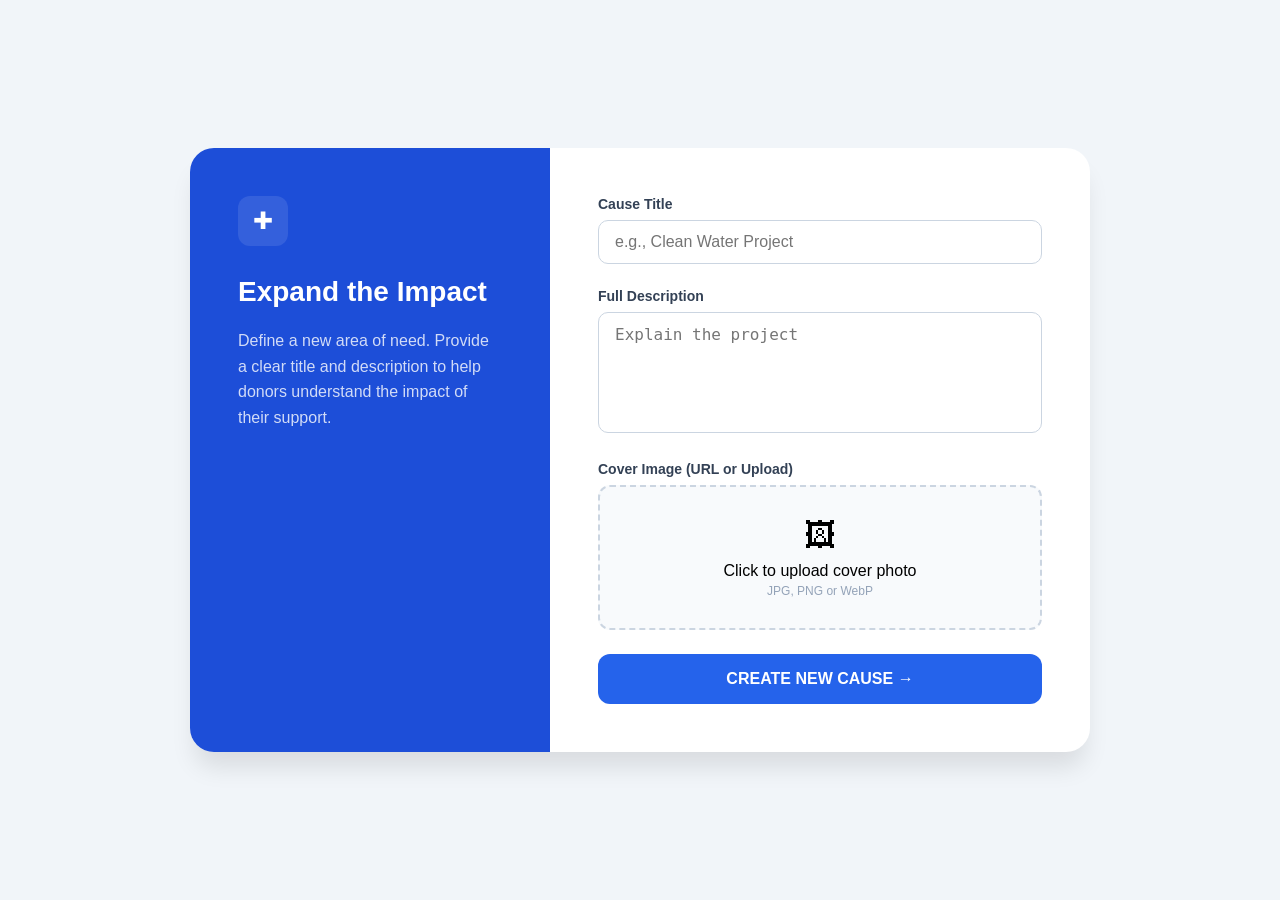
<file: UI/Cause_UI/index.html>
<!doctype html>

<html lang="en">
  <head>
    <meta charset="UTF-8" />
    <meta name="viewport" content="width=device-width, initial-scale=1.0" />
    <title>Create New Cause</title>
    <link rel="stylesheet" href="style.css" />
  </head>
  <body>
    <div class="container">
      <div class="card">
        <div class="sidebar">
          <div class="icon-box">✚</div>
          <h1>Expand the Impact</h1>
          <p>
            Define a new area of need. Provide a clear title and description to
            help donors understand the impact of their support.
          </p>
        </div>
        <div class="form-content">
          <form action="#" method="POST">
            <div class="input-group">
              <label>Cause Title</label>
              <input
                type="text"
                placeholder="e.g., Clean Water Project"
                required
              />
            </div>
            <div class="input-group">
              <label>Full Description</label>
              <textarea
                rows="5"
                placeholder="Explain the project" Explain the project details...
                required
              ></textarea>
            </div>
            <div class="input-group">
              <label>Cover Image (URL or Upload)</label>
              <div class="file-upload">
                <!-- <input type="file" accept="image/*" /> -->
                 <input type="text">
                <div class="file-dummy">
                  <span class="file-icon">🖼</span>
                  <span class="file-text">Click to upload cover photo</span>
                  <span class="file-subtext">JPG, PNG or WebP</span>
                </div>
              </div>
            </div>
            <button type="submit" class="btn-submit">CREATE NEW CAUSE →</button>
          </form>
        </div>
      </div>
    </div>
  </body>
</html>
</file>
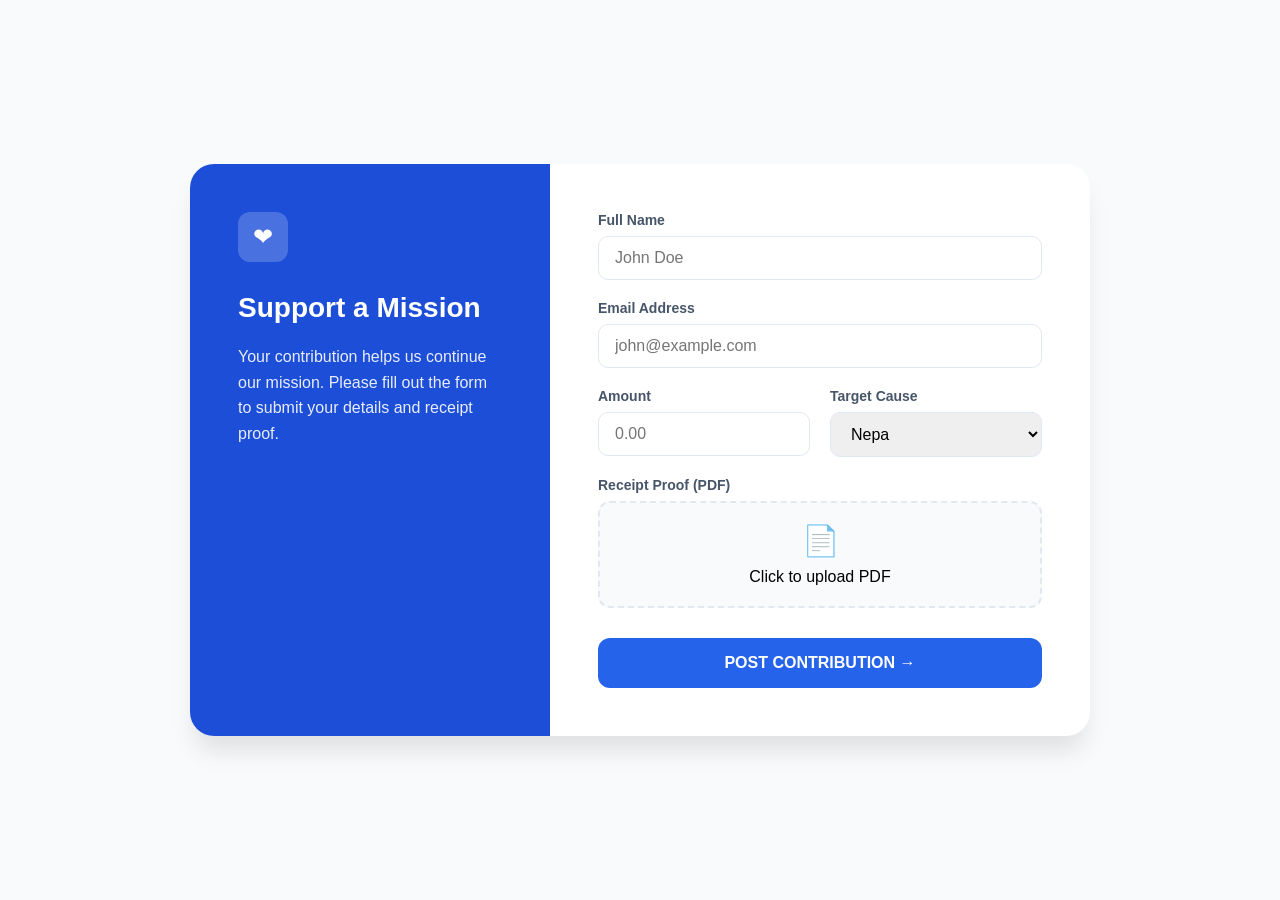
<file: UI/Contribution_UI/index.html>
<!doctype html>

<html lang="en">
  <head>
    <meta charset="UTF-8" />
    <meta name="viewport" content="width=device-width, initial-scale=1.0" />
    <title>Submit Contribution</title>
    <link rel="stylesheet" href="style.css" />
  </head>
  <body>
    <div class="container">
      <div class="card">
        <div class="sidebar">
          <div class="icon-box">❤</div>
          <h1>Support a Mission</h1>
          <p>
            Your contribution helps us continue our mission. Please fill out the
            form to submit your details and receipt proof.
          </p>
          <!-- <div class="security-tag"><span>✓</span> Secure SSL Processing</div> -->
        </div>
        <div class="form-content">
          <form action="#" method="POST">
            <div class="input-group">
              <label>Full Name</label>
              <input type="text" placeholder="John Doe" required />
            </div>
            <div class="input-group">
              <label>Email Address</label>
              <input type="email" placeholder="john@example.com" required />
            </div>
            <div class="row">
              <div class="input-group">
                <label>Amount</label>
                <input type="number" placeholder="0.00" required />
              </div>
              <div class="input-group">
                <label>Target Cause</label>
                <select>
                  <option>Nepa</option>
                  <option>Shopping</option>
                  <option>Toilet</option>
                  <option>Scholarship Fund</option>
                </select>
              </div>
            </div>
            <div class="input-group">
              <label>Receipt Proof (PDF)</label>
              <div class="file-upload">
                <input type="file" accept=".pdf" id="receipt" />
                <div class="file-dummy">
                  <span class="file-icon">📄</span>
                  <span class="file-text">Click to upload PDF</span>
                </div>
              </div>
            </div>
            <button type="submit" class="btn-submit">
              POST CONTRIBUTION →
            </button>
          </form>
        </div>
      </div>
    </div>
  </body>
</html>
</file>
<file: UI/Cause_UI/style.css>
* {
  box-sizing: border-box;
  margin: 0;
  padding: 0;
}
body {
  font-family: "Segoe UI", sans-serif;
  background-color: #f1f5f9;
  display: flex;
  justify-content: center;
  align-items: center;
  min-height: 100vh;
  padding: 20px;
}
.container {
  max-width: 900px;
  width: 100%;
}
.card {
  background: white;
  border-radius: 24px;
  display: flex;
  overflow: hidden;
  box-shadow: 0 20px 25px -5px rgba(0, 0, 0, 0.1);
}
.sidebar {
  background-color: #1d4ed8; /* Darker theme for admin/creation */
  color: white;
  padding: 48px;
  width: 40%;
}
.icon-box {
  width: 50px;
  height: 50px;
  background: rgba(255, 255, 255, 0.1);
  border-radius: 12px;
  display: flex;
  align-items: center;
  justify-content: center;
  font-size: 24px;
  margin-bottom: 30px;
}
.sidebar h1 {
  font-size: 28px;
  margin-bottom: 20px;
}
.sidebar p {
  line-height: 1.6;
  opacity: 0.8;
}
.form-content {
  padding: 48px;
  width: 60%;
}
.input-group {
  margin-bottom: 24px;
}
.input-group label {
  display: block;
  font-size: 14px;
  font-weight: 600;
  color: #334155;
  margin-bottom: 8px;
}
.input-group input,
.input-group textarea {
  width: 100%;
  padding: 12px 16px;
  border: 1px solid #cbd5e1;
  border-radius: 10px;
  font-size: 16px;
  outline: none;
}
.input-group textarea {
  resize: none;
}
.file-upload {
  position: relative;
  border: 2px dashed #cbd5e1;
  border-radius: 12px;
  padding: 30px;
  text-align: center;
  background: #f8fafc;
}
.file-upload input {
  position: absolute;
  inset: 0;
  opacity: 0;
  cursor: pointer;
}
.file-icon {
  font-size: 32px;
  display: block;
  margin-bottom: 8px;
}
.file-subtext {
  display: block;
  font-size: 12px;
  color: #94a3b8;
  margin-top: 4px;
}
.btn-submit {
  width: 100%;
  padding: 16px;
  background: #2563eb;
  color: white;
  border: none;
  border-radius: 12px;
  font-size: 16px;
  font-weight: 700;
  cursor: pointer;
  transition: background 0.2s;
}
.btn-submit:hover {
  background: #1d4ed8;
}
@media (max-width: 768px) {
  .card {
    flex-direction: column;
  }
  .sidebar,
  .form-content {
    width: 100%;
    padding: 30px;
  }
}
</file>
<file: UI/Contribution_UI/style.css>
* {
  box-sizing: border-box;
  margin: 0;
  padding: 0;
}

body {
  font-family: "Segoe UI", Tahoma, Geneva, Verdana, sans-serif;
  background-color: #f8fafc;
  display: flex;
  justify-content: center;
  align-items: center;
  min-height: 100vh;
  padding: 20px;
}

.container {
  max-width: 900px;
  width: 100%;
}

.card {
  background: white;
  border-radius: 24px;
  display: flex;
  overflow: hidden;
  box-shadow: 0 20px 25px -5px rgba(0, 0, 0, 0.1);
}

.sidebar {
  background-color: #1d4ed8;
  color: white;
  padding: 48px;
  width: 40%;
}

.icon-box {
  width: 50px;
  height: 50px;
  background: rgba(255, 255, 255, 0.2);
  border-radius: 12px;
  display: flex;
  align-items: center;
  justify-content: center;
  font-size: 24px;
  margin-bottom: 30px;
}

.sidebar h1 {
  font-size: 28px;
  margin-bottom: 20px;
}

.sidebar p {
  line-height: 1.6;
  opacity: 0.9;
  font-size: 16px;
}

.security-tag {
  margin-top: 50px;
  background: rgba(255, 255, 255, 0.1);
  padding: 10px;
  border-radius: 8px;
  font-size: 14px;
}

.form-content {
  padding: 48px;
  width: 60%;
}

.input-group {
  margin-bottom: 20px;
}

.input-group label {
  display: block;
  font-size: 14px;
  font-weight: 600;
  color: #475569;
  margin-bottom: 8px;
}

.input-group input,
.input-group select,
.input-group textarea {
  width: 100%;
  padding: 12px 16px;
  border: 1px solid #e2e8f0;
  border-radius: 10px;
  font-size: 16px;
  outline: none;
}

.input-group input:focus {
  border-color: #2563eb;
  box-shadow: 0 0 0 3px rgba(37, 99, 235, 0.1);
}

.row {
  display: flex;
  gap: 20px;
}

.row .input-group {
  flex: 1;
}

.file-upload {
  position: relative;
  border: 2px dashed #e2e8f0;
  border-radius: 12px;
  padding: 20px;
  text-align: center;
  background: #f8fafc;
}

.file-upload input {
  position: absolute;
  inset: 0;
  opacity: 0;
  cursor: pointer;
}

.file-icon {
  font-size: 30px;
  display: block;
  margin-bottom: 10px;
}

.btn-submit {
  width: 100%;
  padding: 16px;
  background: #2563eb;
  color: white;
  border: none;
  border-radius: 12px;
  font-size: 16px;
  font-weight: 700;
  cursor: pointer;
  transition: background 0.3s;
  margin-top: 10px;
}

.btn-submit:hover {
  background: #1d4ed8;
}

@media (max-width: 768px) {
  .card {
    flex-direction: column;
  }
  .sidebar,
  .form-content {
    width: 100%;
    padding: 30px;
  }
}
</file>
